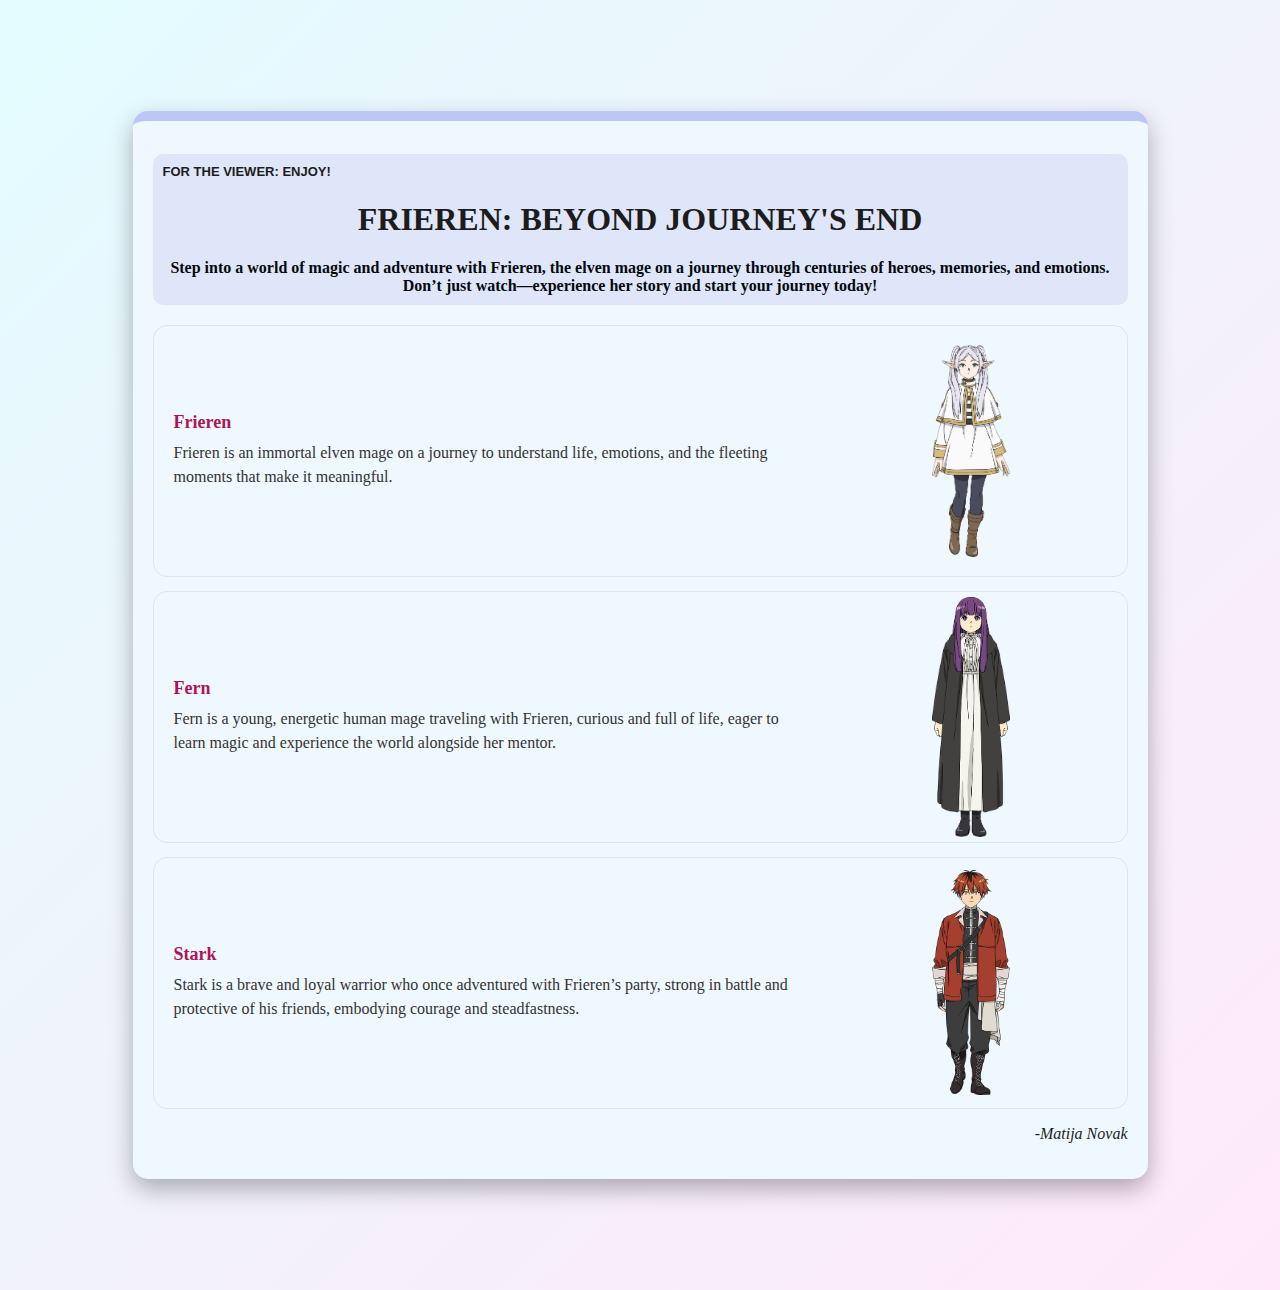
<file: index.html>
<!DOCTYPE html>
<html lang="en">

    <head>
      <meta charset="UTF-8">
      <meta name="viewport" content="width=device-width, initial-scale=1.0">
      <link rel="stylesheet" href="stil.css">
      <title>Invitation to Frieren</title>
    </head>

    <body>
    <div class="invitation">

        <div class="header">
                <p class="recipient">For The Viewer: Enjoy!</p>
                <h1>Frieren: Beyond Journey's End</h1>
                <p class="subtext">Step into a world of magic and adventure with Frieren, the elven mage on a journey through centuries of heroes, memories, and emotions. Don’t just watch—experience her story and start your journey today!</p>
        </div>

    <div class="block frieren">
    <div class="text">
    <h2>Frieren</h2>
    <p>
      Frieren is an immortal elven mage on a journey to understand life, emotions, and the fleeting moments that make it meaningful.
    </p>
    </div>
    <div class="image"></div>
    </div>

    <div class="block fern">
    <div class="text">
    <h2>Fern</h2>
    <p>
      Fern is a young, energetic human mage traveling with Frieren, curious and full of life, eager to learn magic and experience the world alongside her mentor.
    </p>
    </div>
    <div class="image"></div>
    </div>

    <div class="block stark">
    <div class="text">
    <h2>Stark</h2>
    <p>
      Stark is a brave and loyal warrior who once adventured with Frieren’s party, strong in battle and protective of his friends, embodying courage and steadfastness.
    </p>
    </div>
    <div class="image"></div>
    </div>

        <footer class="signature">
            <p>-Matija Novak</p>
        </footer>



    </div>
    </body>

</html>
</file>
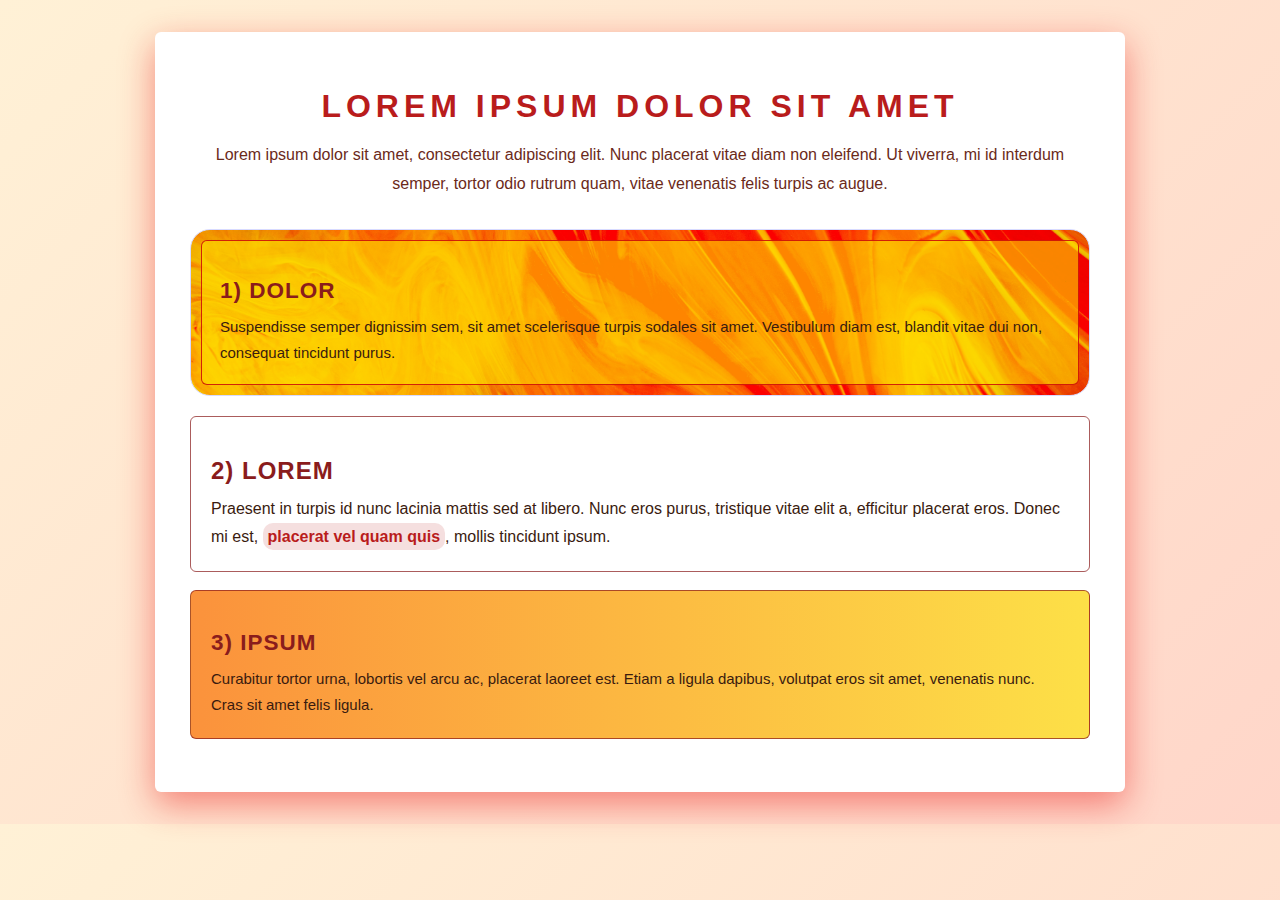
<file: 2-kontrolni-zadatak-matija-novak/index.html>
<!DOCTYPE html>
<html lang="en">
<head>
    <meta charset="UTF-8">
    <meta name="viewport" content="width=device-width, initial-scale=1.0">
    <link rel="stylesheet" href="style.css">
    <title>Documents</title>
</head>
<body>
    
     <main class="glavni-okvir">
                <h1>Lorem ipsum dolor sit amet </h1>
                <p class="podnaslov">Lorem ipsum dolor sit amet, consectetur adipiscing elit. Nunc placerat vitae diam non eleifend. Ut viverra, mi id interdum semper, tortor odio rutrum quam, vitae venenatis felis turpis ac augue. </p>
        

         <div class="blok slika">
            <div class="overlay">
            <h2>1) Dolor</h2>
            <p>Suspendisse semper dignissim sem, sit amet scelerisque turpis sodales sit amet. Vestibulum diam est, blandit vitae dui non, consequat tincidunt purus.</p>
            </div>

        </div>
        <div class="blok jendobojno">
            <h2>2) Lorem</h2>
            <p>Praesent in turpis id nunc lacinia mattis sed at libero. Nunc eros purus, tristique vitae elit a, efficitur placerat eros. Donec mi est, <span class="naglasak">placerat vel quam quis</span>, mollis tincidunt ipsum.</p>
        </div>

        <div class="blok gradijent">
            <div class="tekst">
                <h2>3) Ipsum </h2>
                <p>Curabitur tortor urna, lobortis vel arcu ac, placerat laoreet est. Etiam a ligula dapibus, volutpat eros sit amet, venenatis nunc. Cras sit amet felis ligula.</p>
            </div>


        </main>

</body>
</html>
</file>
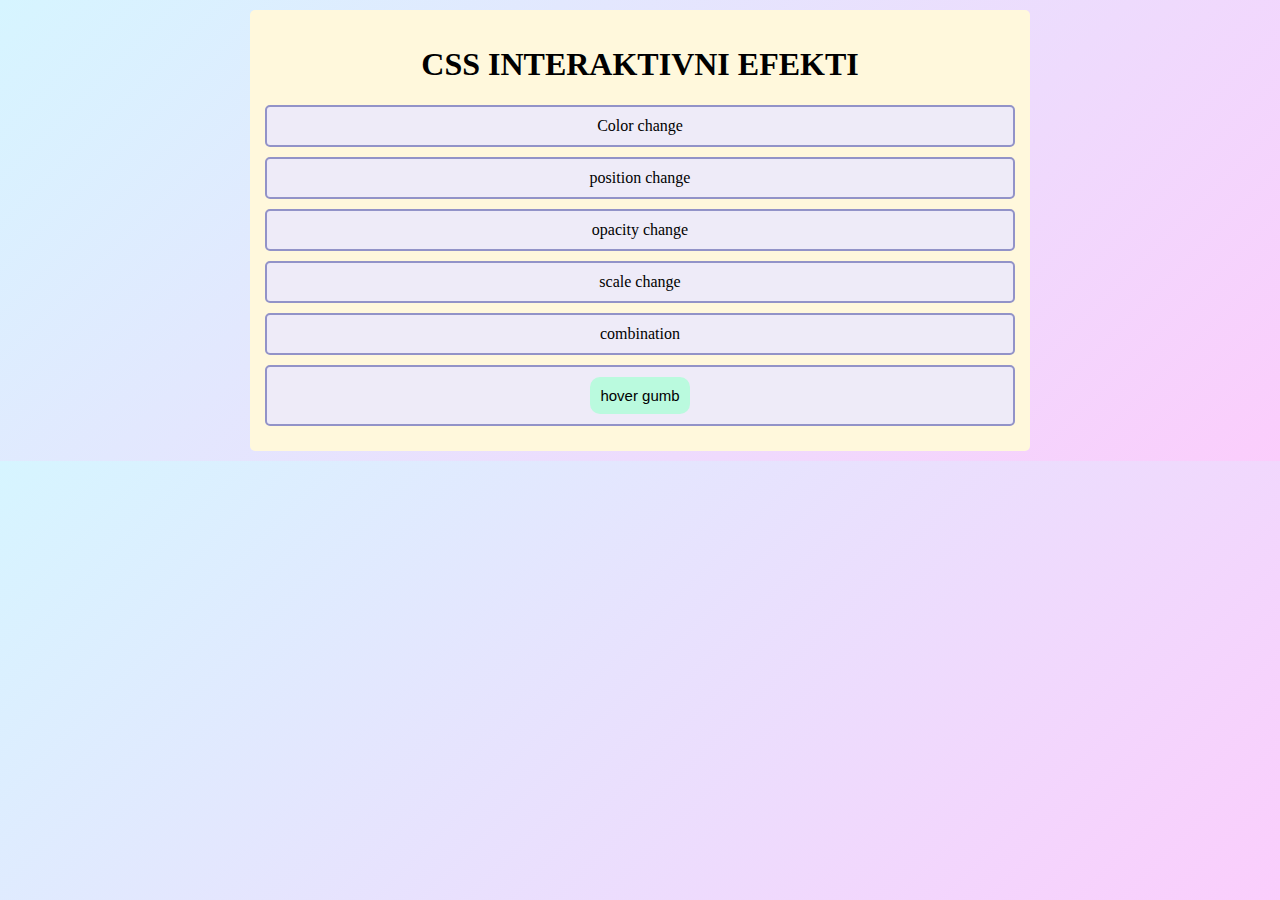
<file: css-interaktivni-efektiMN/index.html>
<!DOCTYPE html>
<html lang="en">

<head>
    <meta charset="UTF-8">
    <meta name="viewport" content="width=device-width, initial-scale=1.0">
    <link rel="stylesheet" href="stil.css">
    <title>Interaktivni Efekti</title>
</head>
<body>

<main class="okvir">

    <h1>CSS Interaktivni Efekti</h1>

    <div class="blok boja">
            Color change
    </div>

    <div class="blok pomak">
            position change
    </div>

    <div class="blok opacity">
            opacity change
    </div>

    <div class="blok scale">
            scale change
    </div>

    <div class="blok kombinacija">
            combination
    </div>

    <div class="blok">
        <button>hover gumb</button>
    </div>

</main>
    
</body>

</html>
</file>
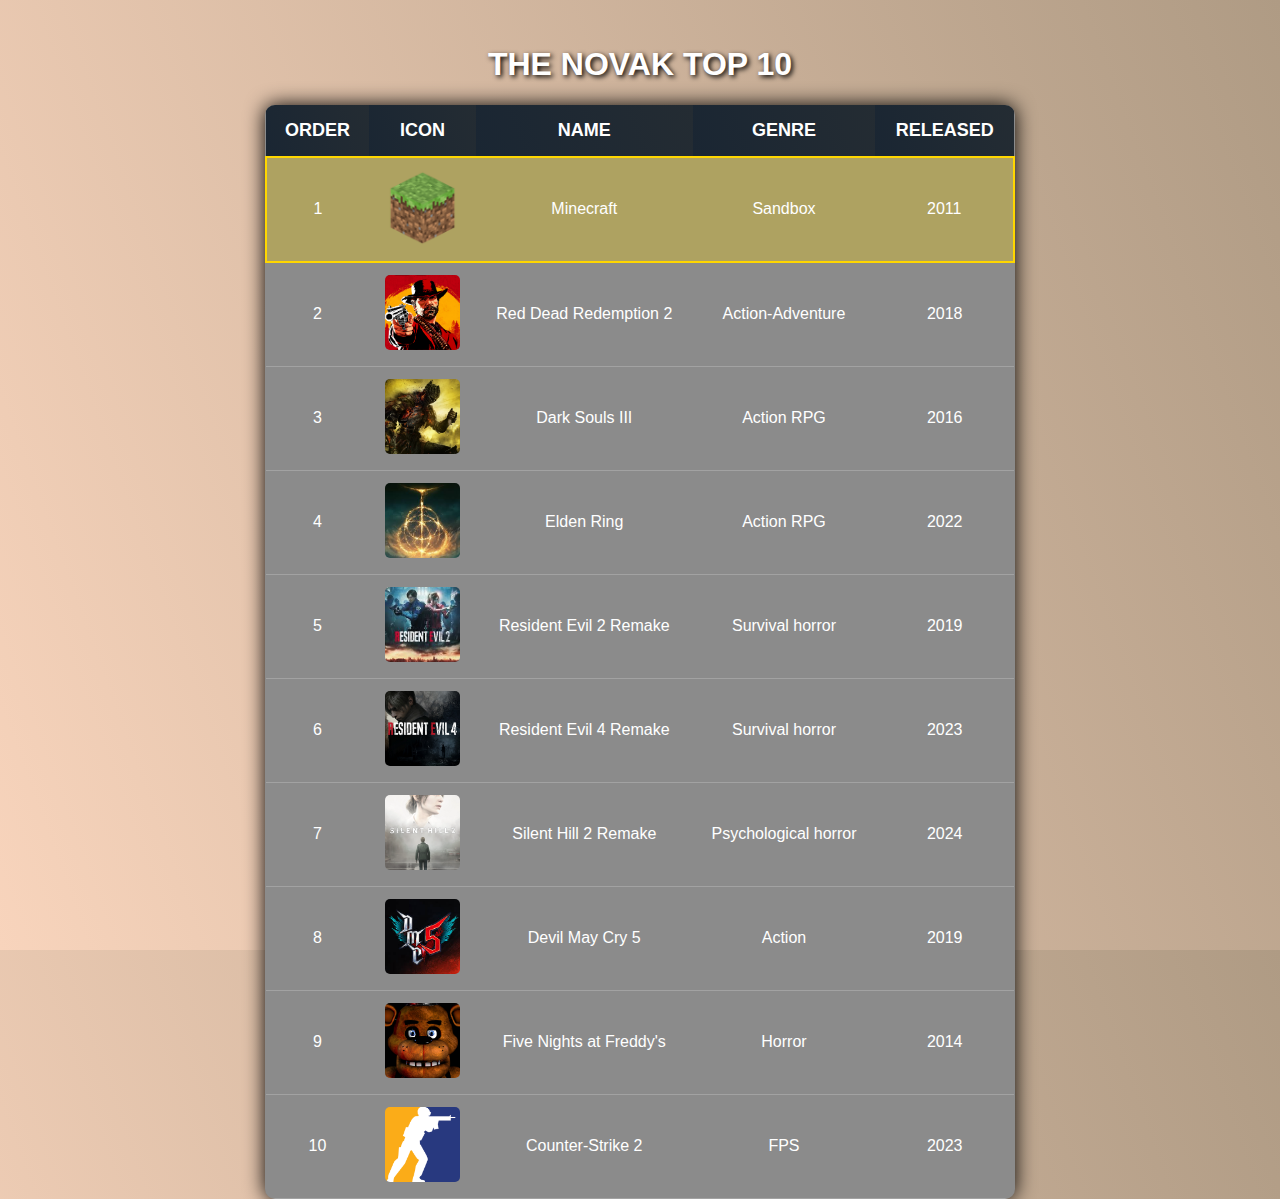
<file: css-oblikovanje-tablice-MN/index.html>
<!DOCTYPE html>
<html lang="en">

<head>
    <meta charset="UTF-8">
    <meta name="viewport" content="width=device-width, initial-scale=1.0">
    <link rel="stylesheet" href="stil.css">
    <title>Top 10 Games</title>
</head>
<body>
    
<div class="main">

<h1>The Novak Top 10</h1>

    <table>

<tr>
<th>ORDER</th>
<th>ICON</th>
<th>NAME</th>
<th>GENRE</th>
<th>RELEASED</th>
</tr>



<tr class="najdraza">
<td>1</td>
<td><img src="MI.png" class="icon"></td>
<td>Minecraft</td>
<td>Sandbox</td>
<td>2011</td>
</tr>



<tr>
<td>2</td>
<td><img src="RDRI.png" class="icon"></td>
<td>Red Dead Redemption 2</td>
<td>Action-Adventure</td>
<td>2018</td>
</tr>



<tr>
<td>3</td>
<td><img src="DSI.PNG" class="icon"></td>
<td>Dark Souls III</td>
<td>Action RPG</td>
<td>2016</td>
</tr>



<tr>
<td>4</td>
<td><img src="ERI.jpg" class="icon"></td>
<td>Elden Ring</td>
<td>Action RPG</td>
<td>2022</td>
</tr>



<tr>
<td>5</td>
<td><img src="RE2RI.jpg" class="icon"></td>
<td>Resident Evil 2 Remake</td>
<td>Survival horror</td>
<td>2019</td>
</tr>



<tr>
<td>6</td>
<td><img src="RE4RI.png" class="icon"></td>
<td>Resident Evil 4 Remake</td>
<td>Survival horror</td>
<td>2023</td>
</tr>



<tr>
<td>7</td>
<td><img src="SH2RI.png" class="icon"></td>
<td>Silent Hill 2 Remake</td>
<td>Psychological horror</td>
<td>2024</td>
</tr>



<tr>
<td>8</td>
<td><img src="DMC5I.jpg" class="icon"></td>
<td>Devil May Cry 5</td>
<td>Action</td>
<td>2019</td>
</tr>



<tr>
<td>9</td>
<td><img src="FNAFI.jpg" class="icon"></td>
<td>Five Nights at Freddy's</td>
<td>Horror</td>
<td>2014</td>
</tr>



<tr>
<td>10</td>
<td><img src="CS2.PNG" class="icon"></td>
<td>Counter-Strike 2</td>
<td>FPS</td>
<td>2023</td>
</tr>

    </table>

</div>

</body>
</html>
</file>
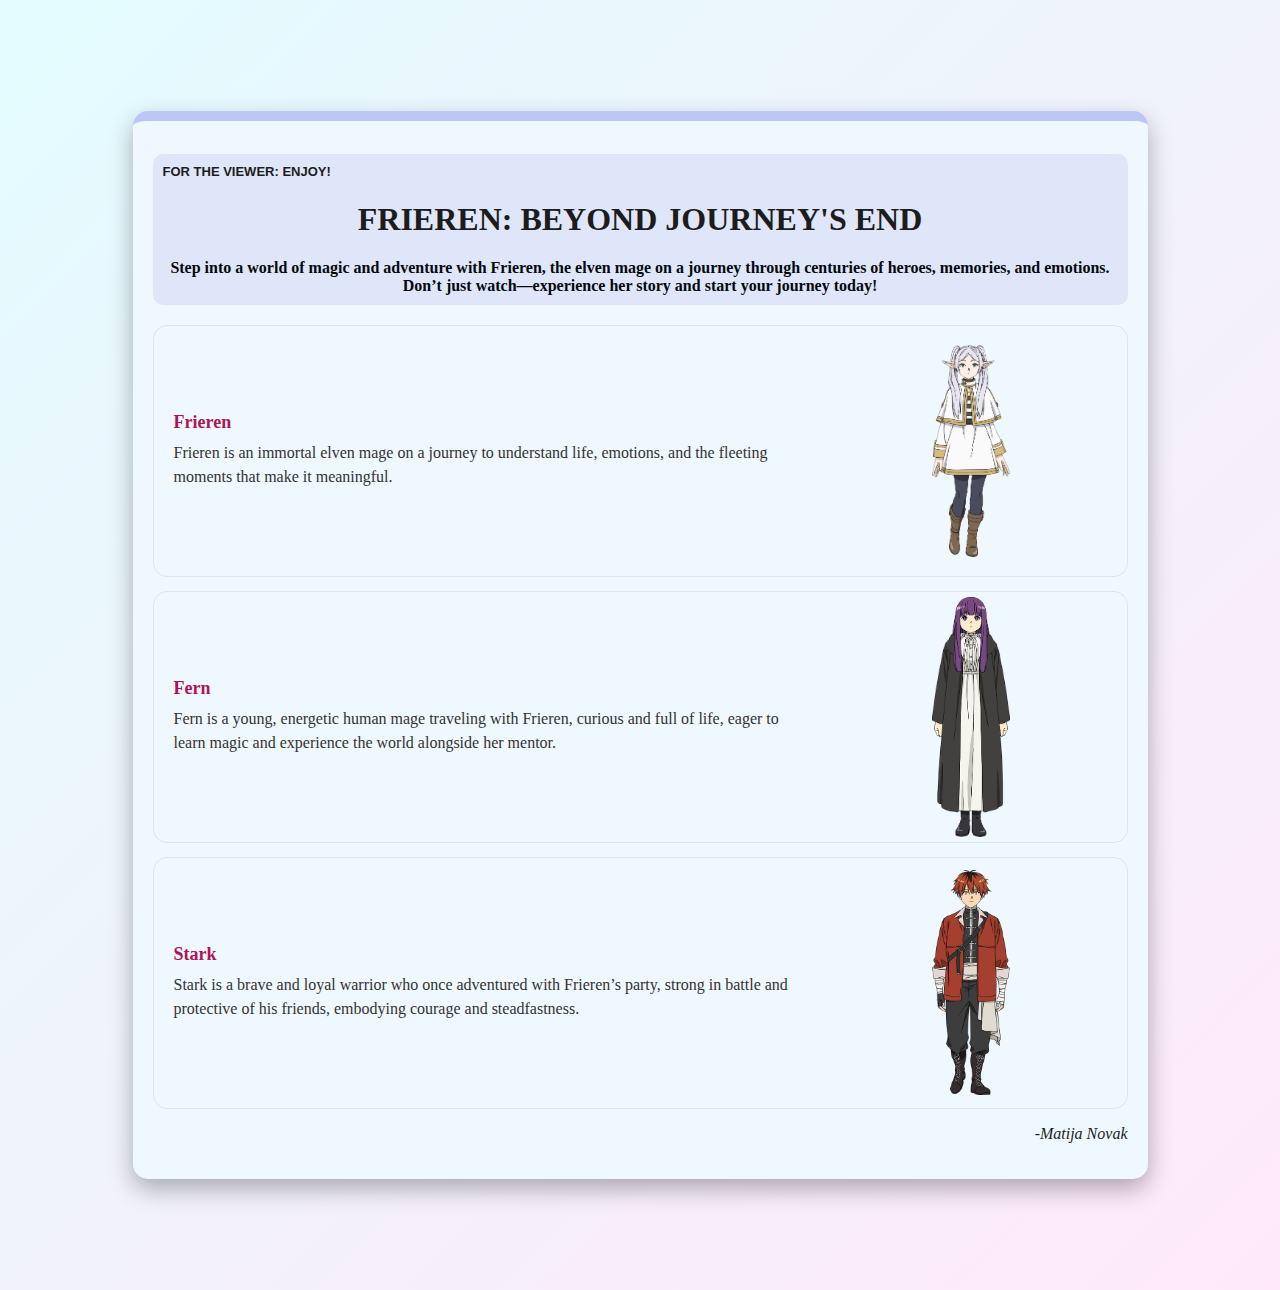
<file: dz-oblikovanje-teksta-pozadine/index.html>
<!DOCTYPE html>
<html lang="en">

    <head>
      <meta charset="UTF-8">
      <meta name="viewport" content="width=device-width, initial-scale=1.0">
      <link rel="stylesheet" href="stil.css">
      <title>Invitation to Frieren</title>
    </head>

    <body>
    <div class="invitation">

        <div class="header">
                <p class="recipient">For The Viewer: Enjoy!</p>
                <h1>Frieren: Beyond Journey's End</h1>
                <p class="subtext">Step into a world of magic and adventure with Frieren, the elven mage on a journey through centuries of heroes, memories, and emotions. Don’t just watch—experience her story and start your journey today!</p>
        </div>

    <div class="block frieren">
    <div class="text">
    <h2>Frieren</h2>
    <p>
      Frieren is an immortal elven mage on a journey to understand life, emotions, and the fleeting moments that make it meaningful.
    </p>
    </div>
    <div class="image"></div>
    </div>

    <div class="block fern">
    <div class="text">
    <h2>Fern</h2>
    <p>
      Fern is a young, energetic human mage traveling with Frieren, curious and full of life, eager to learn magic and experience the world alongside her mentor.
    </p>
    </div>
    <div class="image"></div>
    </div>

    <div class="block stark">
    <div class="text">
    <h2>Stark</h2>
    <p>
      Stark is a brave and loyal warrior who once adventured with Frieren’s party, strong in battle and protective of his friends, embodying courage and steadfastness.
    </p>
    </div>
    <div class="image"></div>
    </div>

        <footer class="signature">
            <p>-Matija Novak</p>
        </footer>



    </div>
    </body>

</html>
</file>
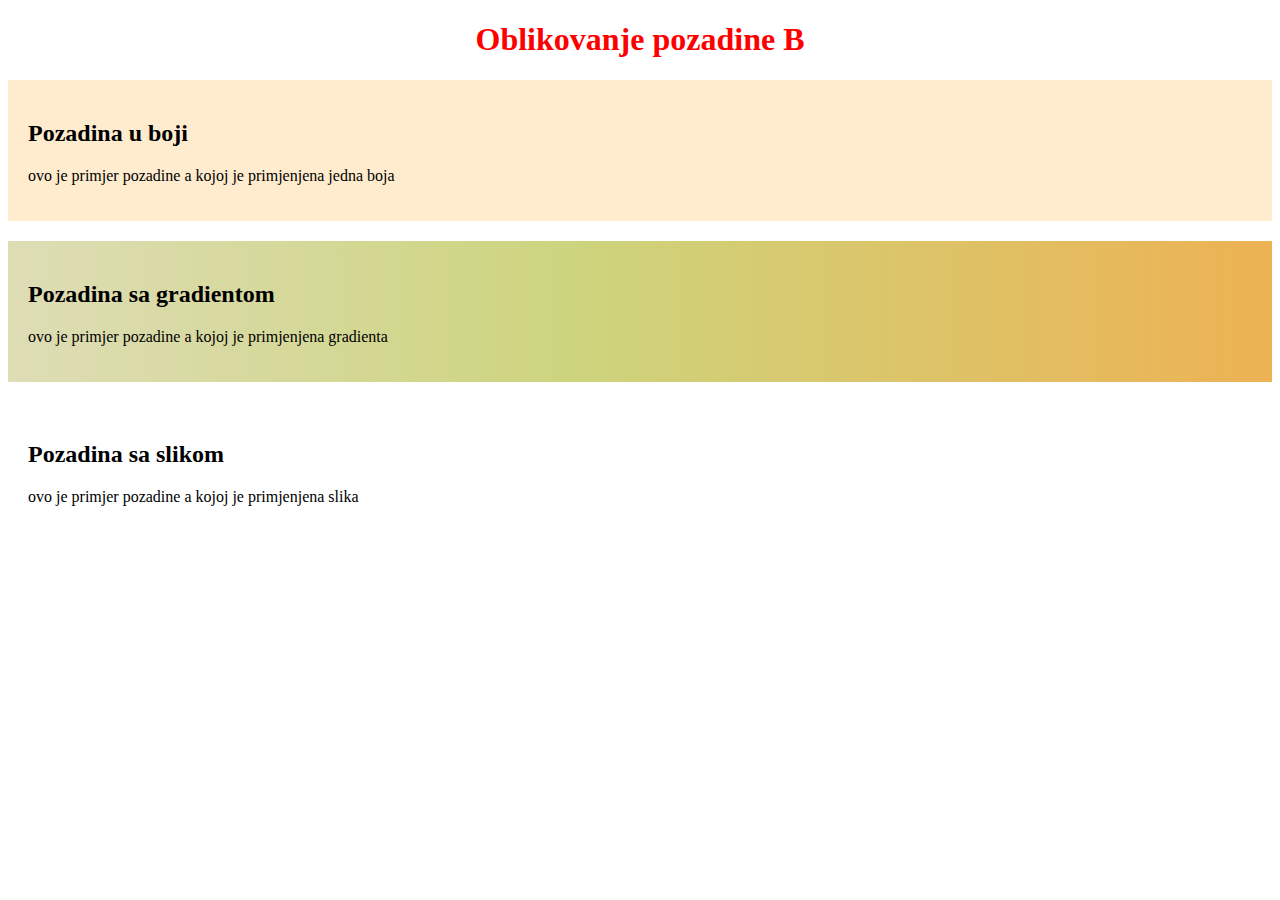
<file: OblikovanjepozadineB.html>
<!DOCTYPE html>
<html lang="en">
<head>
    <meta charset="UTF-8">
    <meta name="viewport" content="width=device-width, initial-scale=1.0">
    <title>Oblikovanje pozadine B</title>
    <style>
        h1{
                text-align: center;
                color: red;
               } 

        .blok-boja{
               background-color: blanchedalmond;
               padding: 20px;
               margin-bottom: 20px;
        }

        .blok-gradient{
               padding: 20px;
               margin-bottom: 20px;
               background: linear-gradient(90deg,rgba(222, 221, 182, 1) 0%, rgba(205, 212, 125, 1) 45%, rgba(237, 178, 83, 1) 100%);
        }

        .blok-slika{
            padding: 20px;
               margin-bottom: 20px;
               background-image: url("https://i.guim.co.uk/img/media/84dd92bfc89ee1c728487cef7fc6fecfedb4315f/487_579_2886_1732/master/2886.jpg?width=465&dpr=1&s=none&crop=none");
               background-size: cover;
               background-position: center;
        }

        .okvir{
            padding: 20px;
               margin-bottom: 20px;
        }
    </style>
</head>
<body>
        <h1>Oblikovanje pozadine B</h1>
        <div class="blok-boja">
            <h2>Pozadina u boji</h2>
            <p>ovo je primjer pozadine a kojoj je primjenjena jedna boja</p>
        </div>
        <div class="blok-gradient">
            <h2>Pozadina sa gradientom</h2>
            <p>ovo je primjer pozadine a kojoj je primjenjena gradienta</p>
        </div>
        <div class="blok-slika">
            <h2>Pozadina sa slikom</h2>
            <p>ovo je primjer pozadine a kojoj je primjenjena slika</p>
        </div>
</body>
</html>
</file>
<file: stil.css>
body {
  margin: 0;
  min-height: 1250px;
  background: linear-gradient(135deg, #e3fcff, #ffe9f8);
  display: flex;
  justify-content: center;
  align-items: center;
  font-family: cursive;
  color: #1c1c1d;
  padding: 20px;
}


.invitation{
    width: min(975px, 100%);
    background-color: aliceblue;
    border-radius: 15px;
    border-color: #1c1c1d;
    padding: 20px;
    box-shadow: 0 10px 25px rgba(3, 0, 14, 0.301);
    border-top: 10px solid #bcc7f5;;
    position: relative;
}


.header{
    text-align: center;
    margin-bottom: 20px;
    background-color: #d5dbf59a;
    border-radius: 10px;
}


.recipient{
    font-size: small;
    font-weight: bold;
    font-family: 'Trebuchet MS', 'Lucida Sans Unicode', 'Lucida Grande', 'Lucida Sans', Arial, sans-serif;
    text-transform: uppercase;
    text-align: left;
    padding-top: 10px;
    padding-left: 10px;
}


.subtext{
    text-align: center;
    font-family: cursive;
    color: rgb(3, 10, 15);
    font-weight: bold;
    font-size: medium;
    padding-bottom: 10px;
}


h1{
text-transform: uppercase;
font-weight: bold;
}

.signature{
    text-align: right;
    margin-top: 10px;
    font-style: italic;
    font-weight: lighter;
}

.block {
  display: flex;
  border-radius: 14px;
  margin: 14px 0;
  overflow: hidden;
  border: 1px solid rgba(0,0,0,0.08);
  min-height: 250px; 
}


.block .text {
  flex: 2; 
  padding: 20px;
  display: flex;
  flex-direction: column;
  justify-content: center;
}


.block .image {
  flex: 1; 
  background-size: cover;
  background-position: center;
}


.frieren .image {
  background-image: url("Frieren.webp");
  background-size: 25%;
  background-repeat: no-repeat;
}

.fern .image {
  background-image: url("Fern.webp");
   background-size: 25%;
  background-repeat: no-repeat;
}

.stark .image {
  background-image: url("Stark.webp");
  background-size: 25%;
  background-repeat: no-repeat;
}


.block h2 {
  margin: 0 0 8px 0;
  font-size: 18px;
  color: #ad1457;
}

.block p {
  margin: 0;
  font-size: 16px;
  line-height: 1.5;
  color: #333;
}
</file>
<file: 2-kontrolni-zadatak-matija-novak/style.css>
body {
  margin: 0;
  background: linear-gradient(135deg, #fff1d6, #ffd6c9);
  font-family: 'Lucida Sans', 'Lucida Sans Regular', 'Lucida Grande', 'Lucida Sans Unicode', Geneva, Verdana, sans-serif;
  color: #dd6743b6;
  padding: 32px;
}


.glavni-okvir{
    margin: 0 auto;
    max-width: 900px;
    padding: 34px;
    border-radius: 6px;
    background-color: white;
    border: 1px #ffffffea solid;
    box-shadow: 0 12px 35px rgba(231, 15, 15, 0.463) ;
}


.podnaslov{
    text-align: center;
    margin-bottom: 30px;
    line-height: 1.8;
    color: #6b2a1a;
}


h1{
text-align: center;
text-transform: uppercase;
margin-bottom: 10px;
letter-spacing: 5px;
text-size-adjust: 34px;
color: #b91c1c;
}

.signature{
    text-align: right;
    margin-top: 10px;
    font-style: italic;
    font-weight: lighter;
}

.blok {
  border-radius: 6px;
  padding: 20px;    
  margin-top: 18px;
  margin-bottom: 18px;
  border:1px solid #8a1c1cb7;
  box-shadow: #4a4a4a73;
  
}


.blok .text {
  flex: 2; 
  padding: 20px;
  display: flex;
  flex-direction: column;
  justify-content: center;
}


.blok .image {
  flex: 1; 
  background-size: cover;
  background-position: center;
}


.slika{
    font-size: 15px;
    background-image:url("pozadina.jpg");
    background-size: cover;
    background-position: center;
    border-radius: 20px;
    border: 1px solid #d7daff;
    padding: 10px;
    margin-bottom: 20px;
}

.overlay{
    background-color: rgba(255, 221, 0, 0.6);
    padding: 18px;
    border-radius: 6px;
    border: 1px solid #c90707db;
}

.jednobojno {
    background-color: #fff7ed;
}

.gradijent{
    font-size: 15px;
    background:linear-gradient(90deg, #fb923c, #fde047);
}


.blok h2 {
  margin-bottom: 10px;
  text-transform: uppercase;
  letter-spacing: 1px;
  color: #8a1c1c;
}

.blok p {
  margin: 0;
  line-height: 1.75;
  color: #3a1b0f;
}

.naglasak{
    font-weight: 800;
    color: #b91c1c;
    background-color: rgba(185, 28, 28, 0.14);
    padding: 5px;
    border-radius: 10px;
}
</file>
<file: css-interaktivni-efektiMN/stil.css>
body{
    margin: 0;
    padding: 10px;
    background: linear-gradient(135deg, #d6f5ff, #fbcdfc);
}

.okvir{
    margin: 0 auto;
    padding: 15px;
    background-color: cornsilk;
    border: 1px;
    border-radius: 5px;
    align-items: center;
    max-width: 750px;
}

h1{
    text-align: center;
    text-transform: uppercase;
    font-weight: bold;
}

.blok{
    background-color: rgb(238, 235, 248);
    padding: 10px;
    border-radius: 5px;
    text-align: center;
    border: 2px solid #9293c8;
    margin-bottom: 10px;
    transition: 0.5s;
}

.boja:hover{
    background-color: rgb(235, 246, 243);
}

.opacity:hover{
    opacity: 0.5;
}

.pomak:hover{
    transform: translateY(8px);
}

.scale:hover{
    transform: scale(1.10);
}

.kombinacija:hover{
    transform: translateY(-5px) scale(1.05);
    background-color: rgb(244, 230, 187);
}

button{
    padding: 10px;
    border-radius: 10px;
    border: none;
    background-color: rgba(174, 253, 216, 0.818);
    font-size: 15px;
    transition: 0.25s;
    cursor: pointer;
}

button:hover{
    background-color: rgb(194, 61, 61);
    transform: scale(1.01);
}
</file>
<file: css-oblikovanje-tablice-MN/stil.css>
body {
    font-family: Arial, sans-serif;
    background: linear-gradient(250deg, #af9b84, #f8d4bc);
    color: white;
    margin: 0;
    padding: 0;
}


.main{
    margin: 0 auto;
    padding: 25px;
    max-width: 750px;
    max-height: 900px;
    text-align: center;
    border: 5px black;
    border-radius: 10px;
}


h1 {
    text-shadow: 2px 2px 5px black;
    text-transform: uppercase;
    font-weight: bold;

}


table {
    width: 100%;
    border-collapse: collapse;
    background-color: rgb(139, 139, 139);
    border-radius: 10px;
    overflow: hidden;
    box-shadow: 0 0 20px black;
}


th {
    background: linear-gradient(250deg, #242c33, #1a2633);
    padding: 15px;
    font-size: 18px;
}


td {
    padding: 12px;
    border-bottom: 1px solid rgba(255,255,255,0.2);
}


tr:hover {
    background-color: rgba(255,255,255,0.1);
    transform: scale(1.01);
    transition: 0.3s;
}


.najdraza {
    background-color: rgba(255,215,0,0.3);
    border: 2px solid gold;
}



.icon{
    width: 75px;
    height: 75px;
    object-fit: cover;
    border-radius: 5px;
}

td:hover {
    background-color: rgba(255,255,255,0.1);
    transform: scale(1.01);
    transition: 0.3s;
}
</file>
<file: dz-oblikovanje-teksta-pozadine/stil.css>
body {
  margin: 0;
  min-height: 1250px;
  background: linear-gradient(135deg, #e3fcff, #ffe9f8);
  display: flex;
  justify-content: center;
  align-items: center;
  font-family: cursive;
  color: #1c1c1d;
  padding: 20px;
}


.invitation{
    width: min(975px, 100%);
    background-color: aliceblue;
    border-radius: 15px;
    border-color: #1c1c1d;
    padding: 20px;
    box-shadow: 0 10px 25px rgba(3, 0, 14, 0.301);
    border-top: 10px solid #bcc7f5;;
    position: relative;
}


.header{
    text-align: center;
    margin-bottom: 20px;
    background-color: #d5dbf59a;
    border-radius: 10px;
}


.recipient{
    font-size: small;
    font-weight: bold;
    font-family: 'Trebuchet MS', 'Lucida Sans Unicode', 'Lucida Grande', 'Lucida Sans', Arial, sans-serif;
    text-transform: uppercase;
    text-align: left;
    padding-top: 10px;
    padding-left: 10px;
}


.subtext{
    text-align: center;
    font-family: cursive;
    color: rgb(3, 10, 15);
    font-weight: bold;
    font-size: medium;
    padding-bottom: 10px;
}


h1{
text-transform: uppercase;
font-weight: bold;
}

.signature{
    text-align: right;
    margin-top: 10px;
    font-style: italic;
    font-weight: lighter;
}

.block {
  display: flex;
  border-radius: 14px;
  margin: 14px 0;
  overflow: hidden;
  border: 1px solid rgba(0,0,0,0.08);
  min-height: 250px; 
}


.block .text {
  flex: 2; 
  padding: 20px;
  display: flex;
  flex-direction: column;
  justify-content: center;
}


.block .image {
  flex: 1; 
  background-size: cover;
  background-position: center;
}


.frieren .image {
  background-image: url("Frieren.webp");
  background-size: 25%;
  background-repeat: no-repeat;
}

.fern .image {
  background-image: url("Fern.webp");
   background-size: 25%;
  background-repeat: no-repeat;
}

.stark .image {
  background-image: url("Stark.webp");
  background-size: 25%;
  background-repeat: no-repeat;
}


.block h2 {
  margin: 0 0 8px 0;
  font-size: 18px;
  color: #ad1457;
}

.block p {
  margin: 0;
  font-size: 16px;
  line-height: 1.5;
  color: #333;
}
</file>
